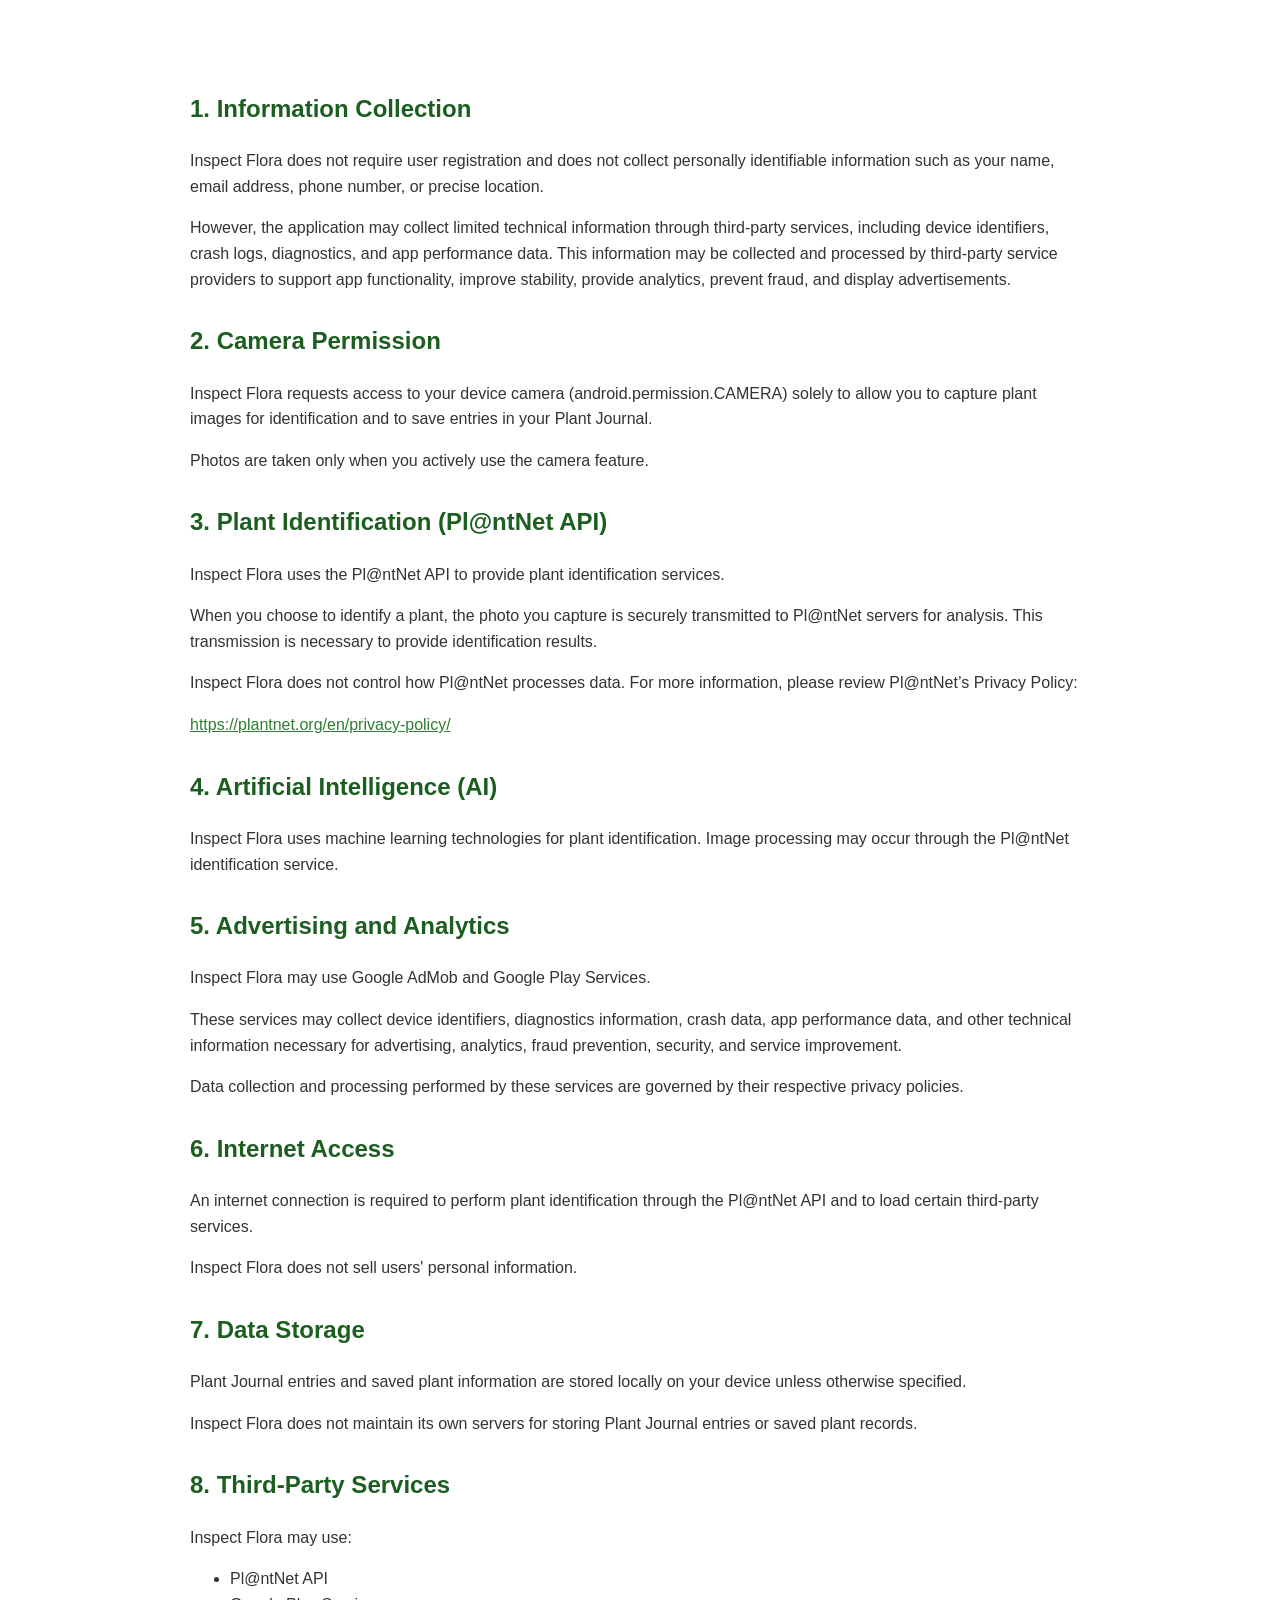
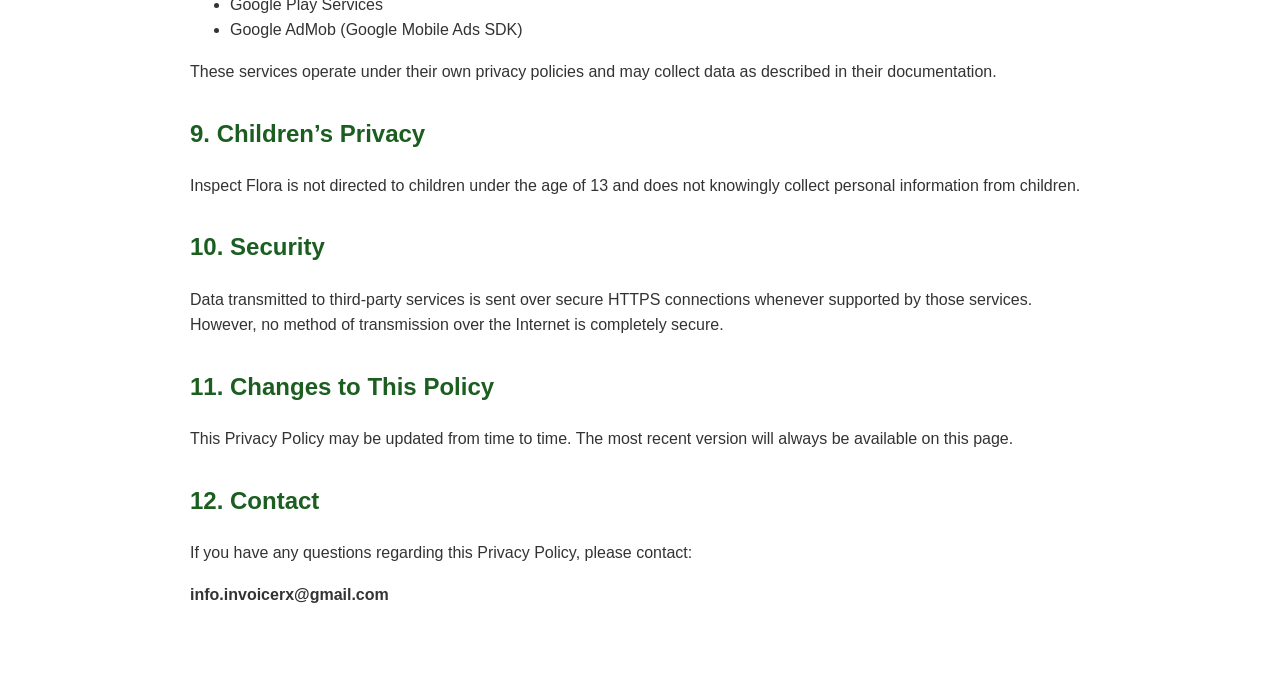
<file: privacy.html>
<!DOCTYPE html>
<html lang="en">
<head>
<meta charset="UTF-8">
<meta name="viewport" content="width=device-width, initial-scale=1.0">

<title>Privacy Policy — Inspect Flora</title>
<meta name="description" content="Inspect Flora Privacy Policy. Learn how the app handles data, camera permission usage, and third-party processing for plant identification." />
<meta name="robots" content="index,follow" />
<link rel="canonical" href="https://invoicerx.github.io/inspect-flora-website/privacy.html" />

<meta property="og:type" content="article" />
<meta property="og:title" content="Privacy Policy — Inspect Flora" />
<meta property="og:description" content="How Inspect Flora handles data, permissions, and third-party services." />
<meta property="og:url" content="https://invoicerx.github.io/inspect-flora-website/privacy.html" />
<meta property="og:image" content="https://invoicerx.github.io/inspect-flora-website/OgImage.png" />
<meta property="og:image:width" content="1200" />
<meta property="og:image:height" content="630" />
<meta property="og:image:alt" content="Inspect Flora — Identify Plants Instantly" />

<meta name="twitter:card" content="summary_large_image" />
<meta name="twitter:title" content="Privacy Policy — Inspect Flora" />
<meta name="twitter:description" content="How Inspect Flora handles data, permissions, and third-party services." />
<meta name="twitter:image" content="https://invoicerx.github.io/inspect-flora-website/og-image.png" />
<style>
body {
    font-family: Arial, sans-serif;
    max-width: 900px;
    margin: 40px auto;
    padding: 20px;
    line-height: 1.6;
    color: #333;
}
h1 {
    color: #2e7d32;
}
h2 {
    margin-top: 30px;
    color: #1b5e20;
}
a {
    color: #2e7d32;
}
</style>
</head>

<body>

<h2>1. Information Collection</h2>

<p>Inspect Flora does not require user registration and does not collect personally identifiable information such as your name, email address, phone number, or precise location.</p>

<p>However, the application may collect limited technical information through third-party services, including device identifiers, crash logs, diagnostics, and app performance data. This information may be collected and processed by third-party service providers to support app functionality, improve stability, provide analytics, prevent fraud, and display advertisements.</p>

<h2>2. Camera Permission</h2>

<p>Inspect Flora requests access to your device camera (android.permission.CAMERA) solely to allow you to capture plant images for identification and to save entries in your Plant Journal.</p>

<p>Photos are taken only when you actively use the camera feature.</p>

<h2>3. Plant Identification (Pl@ntNet API)</h2>

<p>Inspect Flora uses the Pl@ntNet API to provide plant identification services.</p>

<p>When you choose to identify a plant, the photo you capture is securely transmitted to Pl@ntNet servers for analysis. This transmission is necessary to provide identification results.</p>

<p>Inspect Flora does not control how Pl@ntNet processes data. For more information, please review Pl@ntNet’s Privacy Policy:</p>

<p><a href="https://plantnet.org/en/privacy-policy/" target="_blank">https://plantnet.org/en/privacy-policy/</a></p>

<h2>4. Artificial Intelligence (AI)</h2>

<p>Inspect Flora uses machine learning technologies for plant identification. Image processing may occur through the Pl@ntNet identification service.</p>

<h2>5. Advertising and Analytics</h2>

<p>Inspect Flora may use Google AdMob and Google Play Services.</p>

<p>These services may collect device identifiers, diagnostics information, crash data, app performance data, and other technical information necessary for advertising, analytics, fraud prevention, security, and service improvement.</p>

<p>Data collection and processing performed by these services are governed by their respective privacy policies.</p>

<h2>6. Internet Access</h2>

<p>An internet connection is required to perform plant identification through the Pl@ntNet API and to load certain third-party services.</p>

<p>Inspect Flora does not sell users' personal information.</p>

<h2>7. Data Storage</h2>

<p>Plant Journal entries and saved plant information are stored locally on your device unless otherwise specified.</p>

<p>Inspect Flora does not maintain its own servers for storing Plant Journal entries or saved plant records.</p>

<h2>8. Third-Party Services</h2>

<p>Inspect Flora may use:</p>

<ul>
<li>Pl@ntNet API</li>
<li>Google Play Services</li>
<li>Google AdMob (Google Mobile Ads SDK)</li>
</ul>

<p>These services operate under their own privacy policies and may collect data as described in their documentation.</p>

<h2>9. Children’s Privacy</h2>

<p>Inspect Flora is not directed to children under the age of 13 and does not knowingly collect personal information from children.</p>

<h2>10. Security</h2>

<p>Data transmitted to third-party services is sent over secure HTTPS connections whenever supported by those services. However, no method of transmission over the Internet is completely secure.</p>

<h2>11. Changes to This Policy</h2>

<p>This Privacy Policy may be updated from time to time. The most recent version will always be available on this page.</p>

<h2>12. Contact</h2>

<p>If you have any questions regarding this Privacy Policy, please contact:</p>

<p><strong>info.invoicerx@gmail.com</strong></p>


</body>
</html>
</file>
